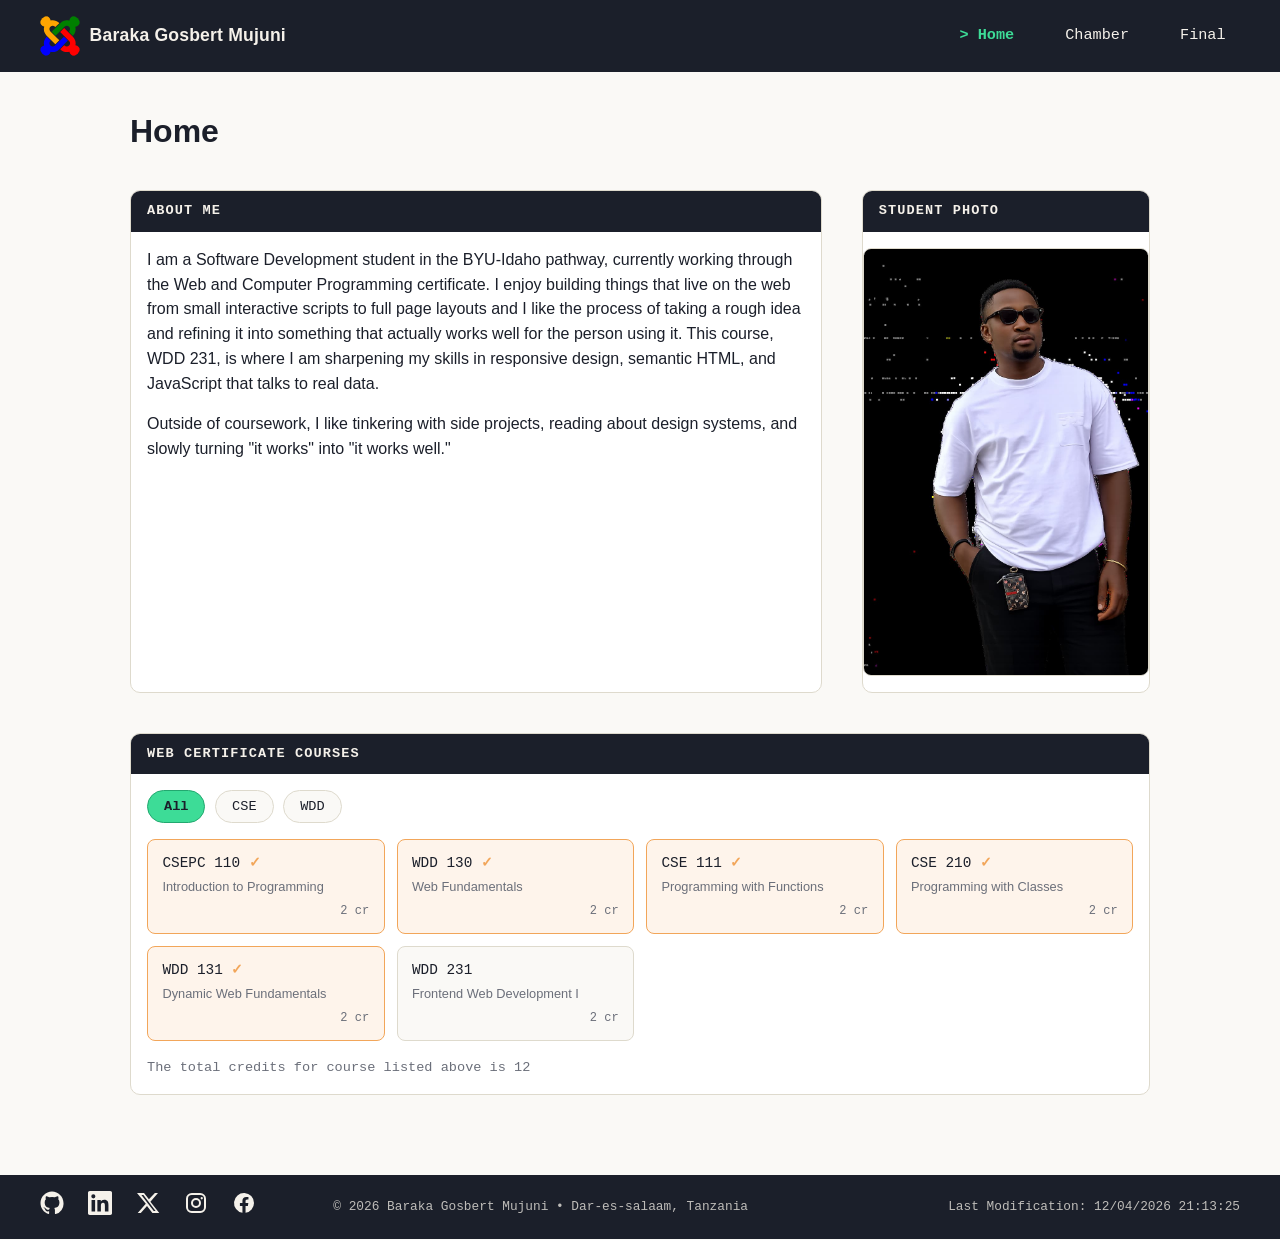
<file: index.html>
<!DOCTYPE html>
<html lang="en">

<head>
    <meta charset="UTF-8" />
    <meta name="viewport" content="width=device-width, initial-scale=1.0" />
<meta name="description"
    content="Home page for WDD 231 course, an introduction, and list of completed and in-progress Web and Computer Programming certificate courses." />
<meta name="author" content="Baraka Gosbert Mujuni" />

<!-- Open Graph Meta Tags -->
<meta property="og:title" content="WDD 231 | Home - Baraka Gosbert Mujuni">
<meta property="og:description"
    content="Explore my WDD 231 course homepage featuring web development assignments, responsive design projects, and programming coursework.">
<meta property="og:image" content="https://mujunitechpro.github.io/wdd231/images/student-photo.jpg">
<meta property="og:url" content="https://mujunitechpro.github.io/wdd231/">
<meta property="og:type" content="website">

<title>WDD 231 | Home</title>

<link rel="icon" href="favicon.ico">
<link rel="preconnect" href="https://fonts.googleapis.com">
<link rel="preconnect" href="https://fonts.gstatic.com" crossorigin>
<link href="https://fonts.googleapis.com/css2?family=Roboto:ital,wght@0,100..900;1,100..900&display=swap"
    rel="stylesheet">


    <link rel="stylesheet" href="styles/small.css" />
    <link rel="stylesheet" href="styles/larger.css" />

    <script src="scripts/navigation.js" defer></script>
    <script src="scripts/date.js" defer></script>
    <script src="scripts/courses.js" defer></script>
</head>

<body>

    <header class="site-header">
        <a href="index.html" class="brand">
            <img src="images/logo.svg" alt="logo" class="brand__logo" width="40" height="40" />
            <span class="brand__name">Baraka Gosbert Mujuni</span>
        </a>
        <button id="navToggle" class="nav-toggle" aria-expanded="false" aria-controls="primaryNav"
            aria-label="Toggle navigation menu">
            <span class="nav-toggle__bar"></span>
            <span class="nav-toggle__bar"></span>
            <span class="nav-toggle__bar"></span>
        </button>
        <nav id="primaryNav" class="primary-nav">
            <ul>
                <li><a href="index.html" class="current-page" aria-current="page">Home</a></li>
                <li><a href="chamber.html">Chamber</a></li>
                <li><a href="final.html">Final</a></li>
            </ul>
        </nav>
    </header>

    <main>
        <h1>Home</h1>

        <section class="about" aria-labelledby="aboutHeading">
            <h2 id="aboutHeading">About Me</h2>
            <p>
                I am a Software Development student in the BYU-Idaho pathway, currently working
                through the Web and Computer Programming certificate. I enjoy building things that live on
                the web from small interactive scripts to full page layouts  and I like the
                process of taking a rough idea and refining it into something that actually works well for
                the person using it. This course, WDD 231, is where I am sharpening my skills in responsive
                design, semantic HTML, and JavaScript that talks to real data.
            </p>
            <p>
                Outside of coursework, I like tinkering with side projects, reading about design systems,
                and slowly turning "it works" into "it works well."
            </p>
        </section>

        <section class="photo" aria-labelledby="photoHeading">
            <h2 id="photoHeading">Student Photo</h2>
            <img src="images/student-photo.jpg" alt="Student placeholder " class="photo__image"
                width="320" height="320" />
        </section>

        <section class="courses" aria-labelledby="coursesHeading">
            <h2 id="coursesHeading">Web Certificate Courses</h2>

            <div class="courses__filters" role="group" aria-label="Filter courses by subject">
                <button type="button" data-filter="all" class="filter-btn is-active">All</button>
                <button type="button" data-filter="CSE" class="filter-btn">CSE</button>
                <button type="button" data-filter="WDD" class="filter-btn">WDD</button>
            </div>

            <div id="courseList" class="courses__list" aria-live="polite"></div>

            <p id="courseTotal" class="courses__total"></p>
        </section>
    </main>

    <footer class="site-footer">
        <div class="footer__social">
            <a href="https://github.com/mujunitechpro" target="_blank" rel="noopener" aria-label="GitHub profile">
                <svg viewBox="0 0 24 24" width="24" height="24" aria-hidden="true">
                    <path fill="currentColor"
                        d="M12 .5C5.73.5.5 5.73.5 12c0 5.08 3.29 9.39 7.86 10.91.58.1.79-.25.79-.56 0-.28-.01-1.02-.02-2-3.2.7-3.88-1.54-3.88-1.54-.53-1.34-1.29-1.7-1.29-1.7-1.05-.72.08-.71.08-.71 1.17.08 1.78 1.2 1.78 1.2 1.03 1.77 2.71 1.26 3.37.96.1-.75.4-1.26.73-1.55-2.55-.29-5.24-1.28-5.24-5.7 0-1.26.45-2.29 1.19-3.09-.12-.29-.52-1.46.11-3.05 0 0 .97-.31 3.18 1.18a11 11 0 0 1 5.79 0c2.2-1.49 3.17-1.18 3.17-1.18.64 1.59.24 2.76.12 3.05.74.8 1.18 1.83 1.18 3.09 0 4.43-2.69 5.4-5.25 5.69.41.36.78 1.08.78 2.18 0 1.57-.01 2.83-.01 3.22 0 .31.2.67.8.56A10.51 10.51 0 0 0 23.5 12C23.5 5.73 18.27.5 12 .5Z" />
                </svg>
            </a>
            <a href="https://www.linkedin.com/in/baraka-gosbert mujuni/" target="_blank" rel="noopener" aria-label="LinkedIn profile">
                <svg viewBox="0 0 24 24" width="24" height="24" aria-hidden="true">
                    <path fill="currentColor"
                        d="M20.45 20.45h-3.55v-5.57c0-1.33-.02-3.04-1.85-3.04-1.85 0-2.14 1.45-2.14 2.94v5.67H9.36V9h3.41v1.56h.05c.47-.9 1.63-1.85 3.36-1.85 3.6 0 4.27 2.37 4.27 5.45v6.29ZM5.34 7.43a2.06 2.06 0 1 1 0-4.12 2.06 2.06 0 0 1 0 4.12ZM7.12 20.45H3.56V9h3.56v11.45ZM22.22 0H1.77C.79 0 0 .77 0 1.73v20.54C0 23.23.79 24 1.77 24h20.45c.98 0 1.78-.77 1.78-1.73V1.73C24 .77 23.2 0 22.22 0Z" />
                </svg>
            </a>
            <a href="https://x.com/" target="_blank" rel="noopener" aria-label="X profile">
                <svg viewBox="0 0 24 24" width="24" height="24" aria-hidden="true">
                    <path fill="currentColor"
                        d="M18.9 2H22l-7.6 8.7L23.3 22h-6.9l-5.4-6.9L4.8 22H1.7l8.1-9.3L1 2h7l4.9 6.3L18.9 2Zm-1.2 18h1.9L7.4 4H5.4l12.3 16Z" />
                </svg>
            </a>
            <a href="https://www.instagram.com/barakaafyacare" target="_blank" rel="noopener" aria-label="Instagram profile">
                <svg viewBox="0 0 24 24" width="24" height="24" aria-hidden="true">
                    <path fill="currentColor"
                        d="M7.75 2h8.5A5.76 5.76 0 0 1 22 7.75v8.5A5.76 5.76 0 0 1 16.25 22h-8.5A5.76 5.76 0 0 1 2 16.25v-8.5A5.76 5.76 0 0 1 7.75 2Zm0 2A3.75 3.75 0 0 0 4 7.75v8.5A3.75 3.75 0 0 0 7.75 20h8.5A3.75 3.75 0 0 0 20 16.25v-8.5A3.75 3.75 0 0 0 16.25 4h-8.5ZM12 7a5 5 0 1 1 0 10 5 5 0 0 1 0-10Zm0 2a3 3 0 1 0 0 6 3 3 0 0 0 0-6Zm5.75-2.9a1.15 1.15 0 1 1 0 2.3 1.15 1.15 0 0 1 0-2.3Z" />
                </svg>
            </a>
            <a href="https://www.facebook.com/yourusername" target="_blank" rel="noopener" aria-label="Facebook profile">
                <svg viewBox="0 0 24 24" width="24" height="24" aria-hidden="true">
                    <path fill="currentColor"
                        d="M22 12a10 10 0 1 0-11.56 9.87v-6.99H7.9V12h2.54V9.8c0-2.5 1.49-3.88 3.77-3.88 1.09 0 2.23.2 2.23.2v2.46h-1.26c-1.24 0-1.63.77-1.63 1.56V12h2.78l-.44 2.88h-2.34v6.99A10 10 0 0 0 22 12Z" />
                </svg>
            </a>
        </div>

        <p class="footer">&copy; <span id="currentYear"></span> Baraka Gosbert Mujuni &bull; Dar-es-salaam, Tanzania</p>
        <p id="lastModified" class="footer"></p>
    </footer>

</body>

</html>
</file>
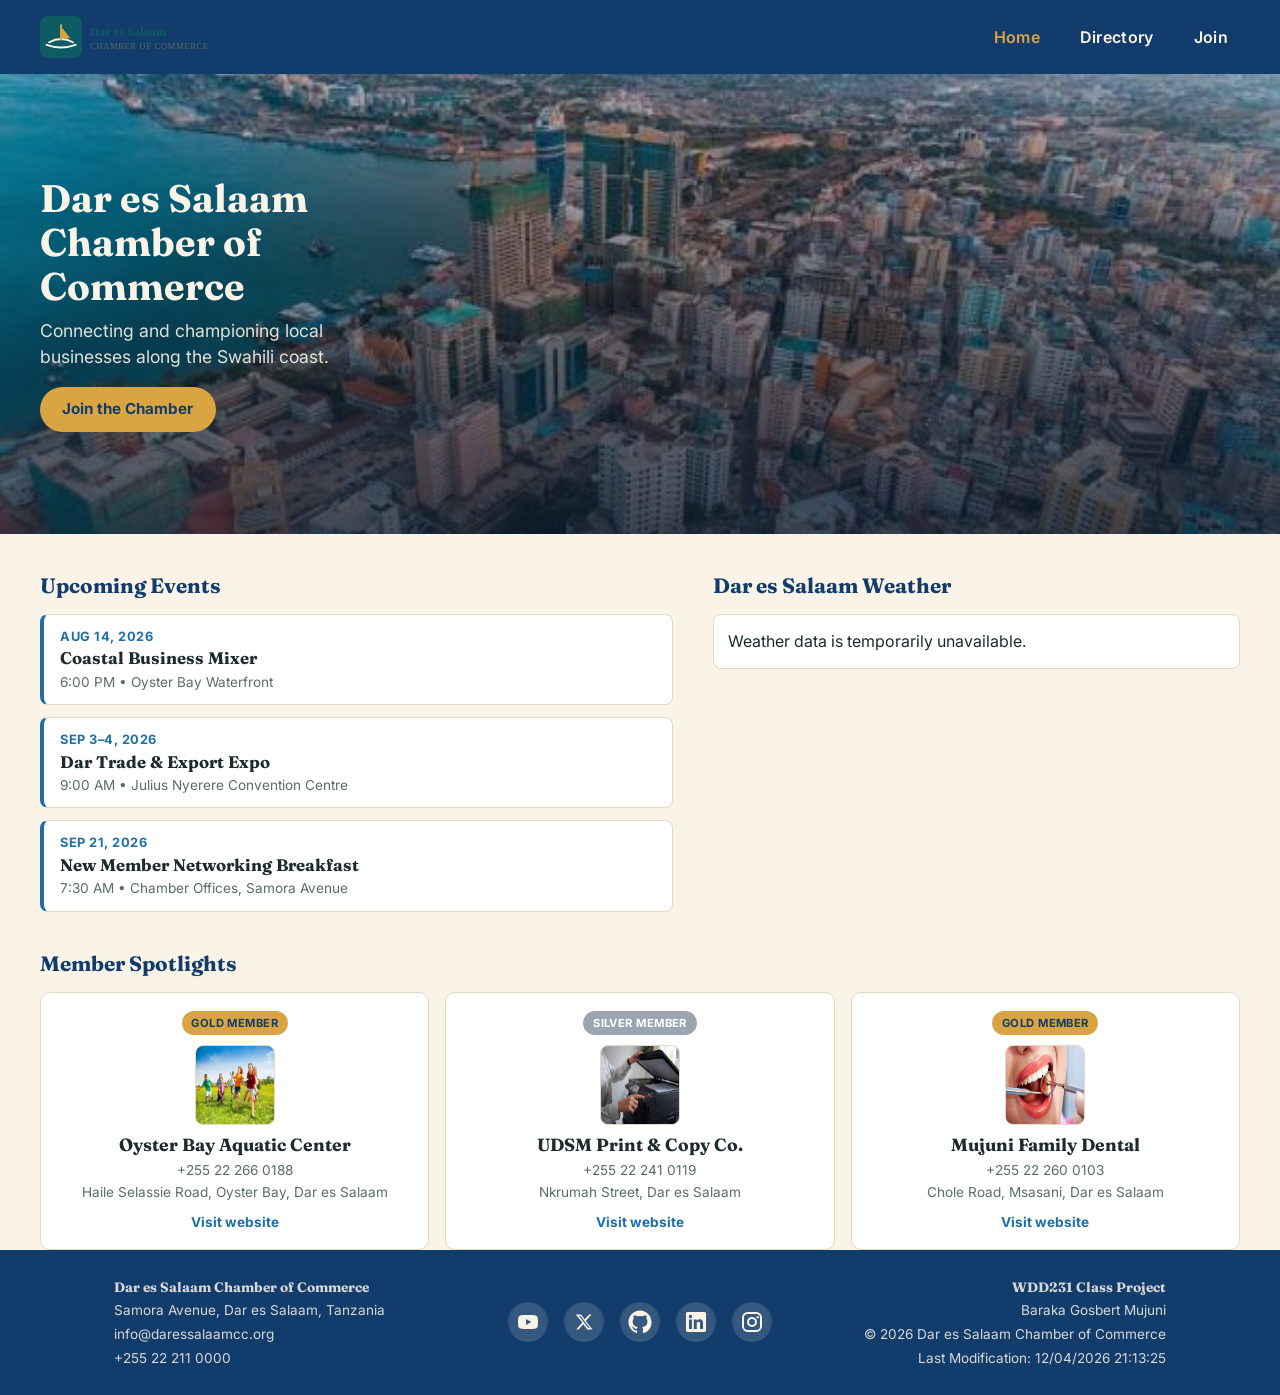
<file: chamber/index.html>
<!DOCTYPE html>
<html lang="en">

<head>
    <meta charset="UTF-8" />
    <meta name="viewport" content="width=device-width, initial-scale=1.0" />
    <meta name="description"
        content="Home page of the Dar es Salaam Chamber of Commerce, featuring local weather, upcoming events, and spotlighted member businesses." />
    <meta name="author" content="Baraka Gosbert Mujuni" />
    <title>Home | Dar es Salaam Chamber of Commerce</title>

   
    <meta property="og:title" content="Dar es Salaam Chamber of Commerce" />
    <meta property="og:description" content="Connecting and championing local businesses along the Swahili coast." />
    <meta property="og:image" content="https://mujunitechpro.github.io/wdd231/chamber/images/og-image.png" />
    <meta property="og:url" content="https://mujunitechpro.github.io/wdd231/chamber/index.html" />
    <meta property="og:type" content="website" />

    <link rel="icon" href="favicon.ico">
    <link rel="preconnect" href="https://fonts.googleapis.com" />
    <link rel="preconnect" href="https://fonts.gstatic.com" crossorigin />
    <link
        href="https://fonts.googleapis.com/css2?family=Fraunces:opsz,wght@9..144,500;9..144,700&family=Inter:wght@400;500;600&display=swap"
        rel="stylesheet" />

    <link rel="stylesheet" href="styles/normalize.css" />
    <link rel="stylesheet" href="styles/small.css" />
    <link rel="stylesheet" href="styles/larger.css" />

    <script src="scripts/navigation.js" defer></script>
    <script src="scripts/date.js" defer></script>
    <script src="scripts/weather.js" defer></script>
    <script src="scripts/spotlights.js" defer></script>
</head>

<body>

    <header class="site-header">
        <a href="index.html" class="brand">
            <img src="images/logo.svg" alt="Dar es Salaam Chamber of Commerce" class="brand__logo" />
        </a>
        <button id="navToggle" class="nav-toggle" aria-expanded="false" aria-controls="primaryNav"
            aria-label="Toggle navigation menu">
            <span class="nav-toggle__bar"></span>
            <span class="nav-toggle__bar"></span>
            <span class="nav-toggle__bar"></span>
        </button>
        <nav id="primaryNav" class="primary-nav">
            <ul>
                <li><a href="index.html" class="current-page" aria-current="page">Home</a></li>
                <li><a href="directory.html">Directory</a></li>
                <li><a href="join.html">Join</a></li>
            </ul>
        </nav>
    </header>

    <main class="home">

        <section class="hero">
            <img src="images/daressalaam.jpg" alt="Dhow boats on the Indian Ocean at sunset off Dar es Salaam"
                class="hero__image" />
            <div class="hero__overlay">
                <h1 class="hero__title">Dar es Salaam Chamber of Commerce</h1>
                <p class="hero__subtitle">Connecting and championing local businesses along the Swahili coast.</p>
                <a href="join.html" class="cta-button">Join the Chamber</a>
            </div>
        </section>

        <div class="home__columns">
            <section class="events" aria-labelledby="eventsHeading">
                <h2 id="eventsHeading">Upcoming Events</h2>
                <ul class="events__list">
                    <li class="event-card">
                        <p class="event-card__date">Aug 14, 2026</p>
                        <h3 class="event-card__title">Coastal Business Mixer</h3>
                        <p class="event-card__meta">6:00 PM &bull; Oyster Bay Waterfront</p>
                    </li>
                    <li class="event-card">
                        <p class="event-card__date">Sep 3&ndash;4, 2026</p>
                        <h3 class="event-card__title">Dar Trade &amp; Export Expo</h3>
                        <p class="event-card__meta">9:00 AM &bull; Julius Nyerere Convention Centre</p>
                    </li>
                    <li class="event-card">
                        <p class="event-card__date">Sep 21, 2026</p>
                        <h3 class="event-card__title">New Member Networking Breakfast</h3>
                        <p class="event-card__meta">7:30 AM &bull; Chamber Offices, Samora Avenue</p>
                    </li>
                </ul>
            </section>

            <section class="weather" aria-labelledby="weatherHeading">
                <h2 id="weatherHeading">Dar es Salaam Weather</h2>
                <div id="currentWeather" class="weather__current">
                    <p>Loading current conditions&hellip;</p>
                </div>
                <div id="weatherForecast" class="weather__forecast" aria-live="polite"></div>
            </section>
        </div>

        <section class="spotlights" aria-labelledby="spotlightsHeading">
            <h2 id="spotlightsHeading">Member Spotlights</h2>
            <div id="spotlightList" class="spotlights__list" aria-live="polite"></div>
        </section>

    </main>

    <footer class="site-footer">
        <div class="footer__grid">
            <div class="footer__contact">
                <p class="footer__org-name">Dar es Salaam Chamber of Commerce</p>
                <p>Samora Avenue, Dar es Salaam, Tanzania</p>
                <p>info@daressalaamcc.org</p>
                <p>+255 22 211 0000</p>
            </div>

        <div class="footer__social">
            <a href="https://www.youtube.com/" target="_blank" rel="noopener" aria-label="YouTube">
                <svg viewBox="0 0 24 24" width="20" height="20" aria-hidden="true">
                    <path fill="currentColor"
                        d="M23.5 6.2a3 3 0 0 0-2.1-2.1C19.4 3.5 12 3.5 12 3.5s-7.4 0-9.4.6A3 3 0 0 0 .5 6.2 31 31 0 0 0 0 12a31 31 0 0 0 .5 5.8 3 3 0 0 0 2.1 2.1c2 .6 9.4.6 9.4.6s7.4 0 9.4-.6a3 3 0 0 0 2.1-2.1A31 31 0 0 0 24 12a31 31 0 0 0-.5-5.8ZM9.6 15.5V8.5l6.3 3.5-6.3 3.5Z" />
                </svg>
            </a>
            <a href="https://x.com/" target="_blank" rel="noopener" aria-label="X (Twitter)">
                <svg viewBox="0 0 24 24" width="18" height="18" aria-hidden="true">
                    <path fill="currentColor"
                        d="M18.9 2H22l-7.6 8.7L23.3 22h-6.9l-5.4-6.9L4.8 22H1.7l8.1-9.3L1 2h7l4.9 6.3L18.9 2Zm-1.2 18h1.9L7.4 4H5.4l12.3 16Z" />
                </svg>
            </a>
            <a href="https://github.com/mujunitechpro" target="_blank" rel="noopener" aria-label="GitHub profile">
                <svg viewBox="0 0 24 24" width="24" height="24" aria-hidden="true">
                    <path fill="currentColor"
                        d="M12 .5C5.73.5.5 5.73.5 12c0 5.08 3.29 9.39 7.86 10.91.58.1.79-.25.79-.56 0-.28-.01-1.02-.02-2-3.2.7-3.88-1.54-3.88-1.54-.53-1.34-1.29-1.7-1.29-1.7-1.05-.72.08-.71.08-.71 1.17.08 1.78 1.2 1.78 1.2 1.03 1.77 2.71 1.26 3.37.96.1-.75.4-1.26.73-1.55-2.55-.29-5.24-1.28-5.24-5.7 0-1.26.45-2.29 1.19-3.09-.12-.29-.52-1.46.11-3.05 0 0 .97-.31 3.18 1.18a11 11 0 0 1 5.79 0c2.2-1.49 3.17-1.18 3.17-1.18.64 1.59.24 2.76.12 3.05.74.8 1.18 1.83 1.18 3.09 0 4.43-2.69 5.4-5.25 5.69.41.36.78 1.08.78 2.18 0 1.57-.01 2.83-.01 3.22 0 .31.2.67.8.56A10.51 10.51 0 0 0 23.5 12C23.5 5.73 18.27.5 12 .5Z" />
                </svg>
            </a>
            <a href="https://www.linkedin.com/" target="_blank" rel="noopener" aria-label="LinkedIn">
                <svg viewBox="0 0 24 24" width="20" height="20" aria-hidden="true">
                    <path fill="currentColor"
                        d="M20.45 20.45h-3.55v-5.57c0-1.33-.02-3.04-1.85-3.04-1.85 0-2.14 1.45-2.14 2.94v5.67H9.36V9h3.41v1.56h.05c.47-.9 1.63-1.85 3.36-1.85 3.6 0 4.27 2.37 4.27 5.45v6.29ZM5.34 7.43a2.06 2.06 0 1 1 0-4.12 2.06 2.06 0 0 1 0 4.12ZM7.12 20.45H3.56V9h3.56v11.45ZM22.22 0H1.77C.79 0 0 .77 0 1.73v20.54C0 23.23.79 24 1.77 24h20.45c.98 0 1.78-.77 1.78-1.73V1.73C24 .77 23.2 0 22.22 0Z" />
                </svg>
            </a>
            <a href="https://www.instagram.com/barakaafyacare" target="_blank" rel="noopener" aria-label="Instagram profile">
                <svg viewBox="0 0 24 24" width="24" height="24" aria-hidden="true">
                    <path fill="currentColor"
                        d="M7.75 2h8.5A5.76 5.76 0 0 1 22 7.75v8.5A5.76 5.76 0 0 1 16.25 22h-8.5A5.76 5.76 0 0 1 2 16.25v-8.5A5.76 5.76 0 0 1 7.75 2Zm0 2A3.75 3.75 0 0 0 4 7.75v8.5A3.75 3.75 0 0 0 7.75 20h8.5A3.75 3.75 0 0 0 20 16.25v-8.5A3.75 3.75 0 0 0 16.25 4h-8.5ZM12 7a5 5 0 1 1 0 10 5 5 0 0 1 0-10Zm0 2a3 3 0 1 0 0 6 3 3 0 0 0 0-6Zm5.75-2.9a1.15 1.15 0 1 1 0 2.3 1.15 1.15 0 0 1 0-2.3Z" />
                </svg>
            </a>
        </div>

            <div class="footer__dev">
                <p class="footer__org-name">WDD231 Class Project</p>
                <p>Baraka Gosbert Mujuni</p>
                <p>&copy; <span id="currentYear"></span> Dar es Salaam Chamber of Commerce</p>
                <p id="lastModified"></p>
            </div>
        </div>
    </footer>

</body>

</html>
</file>
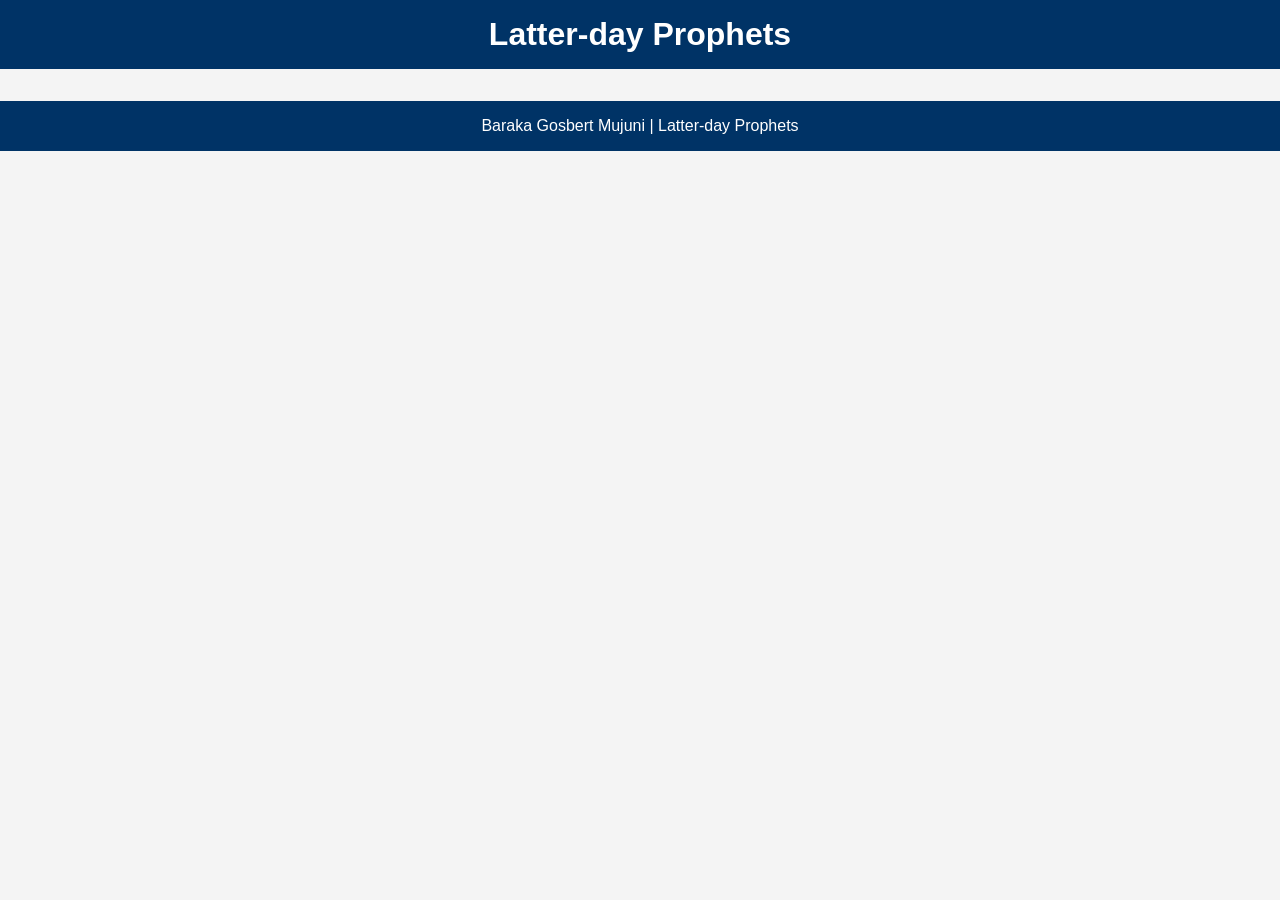
<file: prophets.html>
<!DOCTYPE html>
<html lang="en">

<head>
    <meta charset="UTF-8">
    <meta name="viewport" content="width=device-width, initial-scale=1.0">
    <meta name="description" content="Latter-day Prophets page using the Fetch API">
    <meta name="author" content="Baraka Gosbert Mujuni">

    <title>Latter-day Prophets</title>

    <link rel="stylesheet" href="styles/prophets.css">
    <script src="scripts/prophets.js" defer></script>
</head>

<body>

    <header>
        <h1>Latter-day Prophets</h1>
    </header>

    <main>
        <div id="cards"></div>
    </main>

    <footer>
        Baraka Gosbert Mujuni | Latter-day Prophets
    </footer>

</body>

</html>
</file>
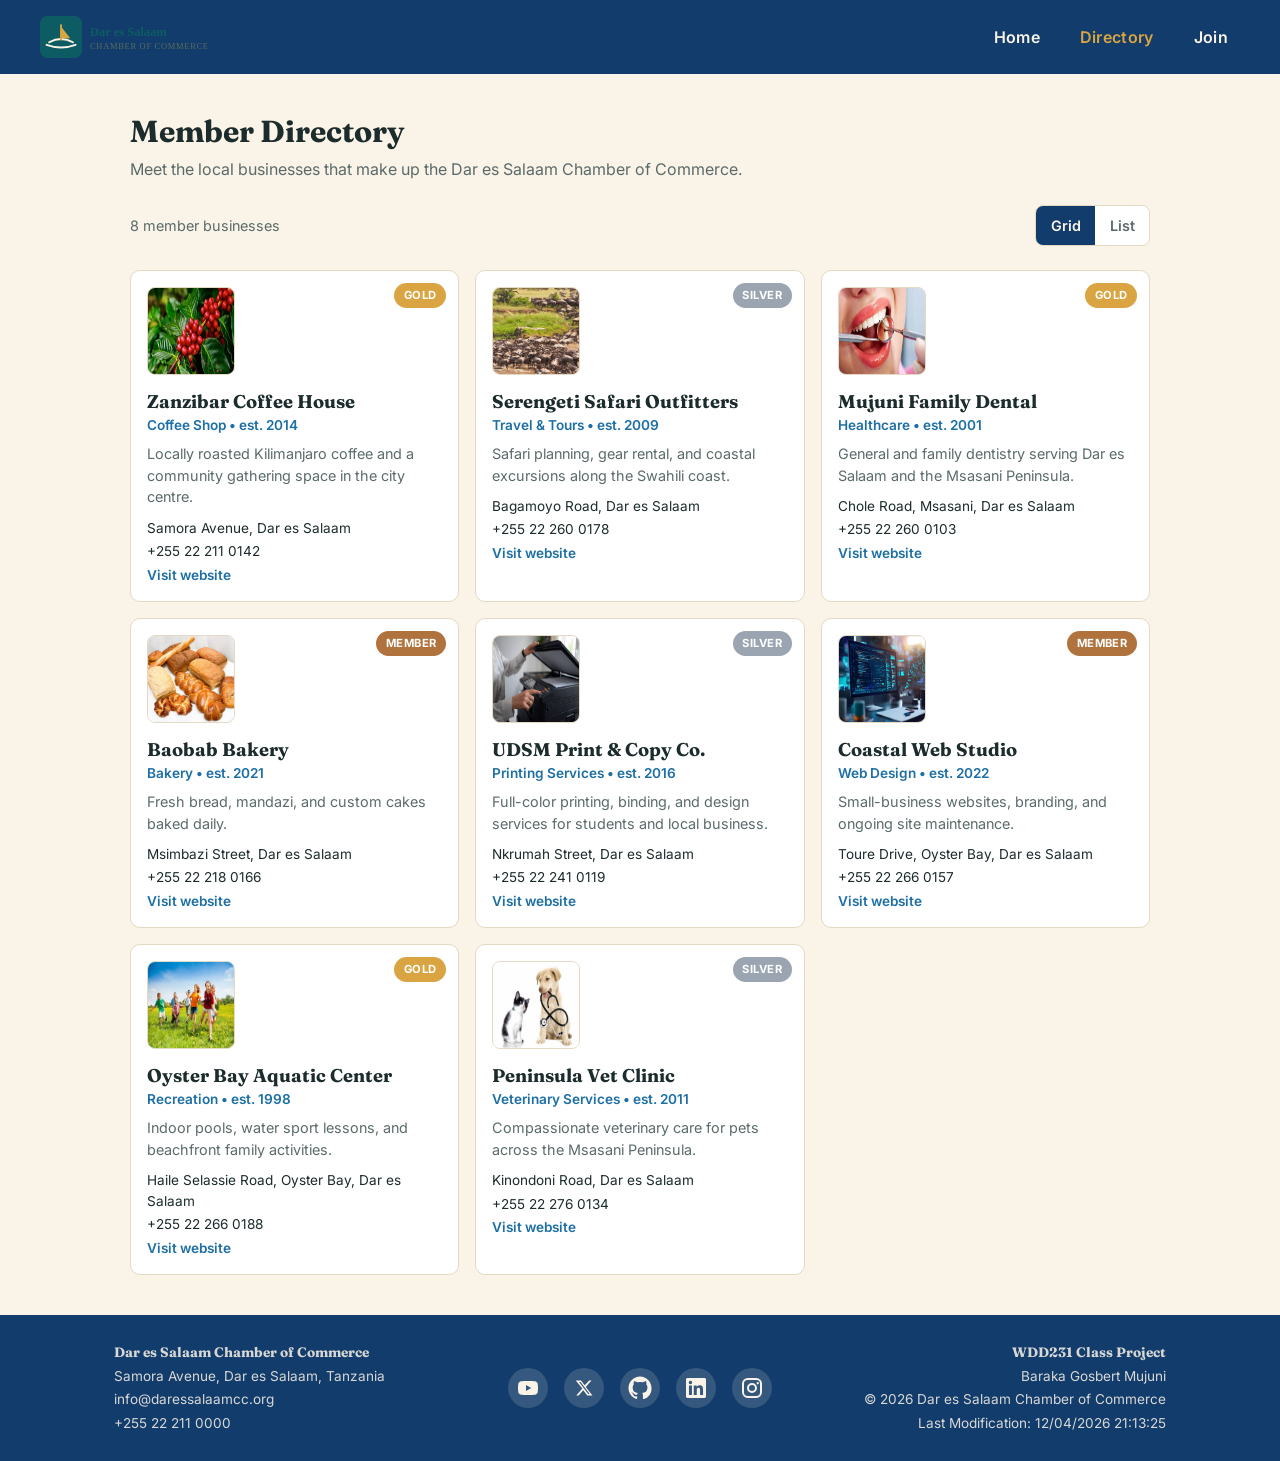
<file: chamber/directory.html>
<!DOCTYPE html>
<html lang="en">

<head>
    <meta charset="UTF-8" />
    <meta name="viewport" content="width=device-width, initial-scale=1.0" />
    <meta name="description"
        content="Browse the member directory of the Dar es Salaam Chamber of Commerce, including local businesses, contact information, and membership level." />
    <meta name="author" content="baraka Gosbert Mujuni" />
    <title>Member Directory | Dar es Salaam Chamber of Commerce</title>

    <meta property="og:title" content="Dar es Salaam Chamber of Commerce | Member Directory" />
    <meta property="og:description"
        content="Browse local member businesses of the Dar es Salaam Chamber of Commerce." />
    <meta property="og:image" content="https://mujunitechpro.github.io/wdd231/chamber/images/og-image.png" />
    <meta property="og:url" content="https://mujunitechpro.github.io/wdd231/chamber/directory.html" />
    <meta property="og:type" content="website" />

    <link rel="icon" href="favicon.ico">
    <link rel="preconnect" href="https://fonts.googleapis.com" />
    <link rel="preconnect" href="https://fonts.gstatic.com" crossorigin />
    <link
        href="https://fonts.googleapis.com/css2?family=Fraunces:opsz,wght@9..144,500;9..144,700&family=Inter:wght@400;500;600&display=swap"
        rel="stylesheet" />

    <link rel="stylesheet" href="styles/normalize.css" />
    <link rel="stylesheet" href="styles/small.css" />
    <link rel="stylesheet" href="styles/larger.css" />

    <script src="scripts/navigation.js" defer></script>
    <script src="scripts/date.js" defer></script>
    <script src="scripts/directory.js" defer></script>
</head>

<body>

    <header class="site-header">
        <a href="index.html" class="brand">
            <img src="images/logo.svg" alt="Dar es Salaam Chamber of Commerce" class="brand__logo" />
        </a>
        <button id="navToggle" class="nav-toggle" aria-expanded="false" aria-controls="primaryNav"
            aria-label="Toggle navigation menu">
            <span class="nav-toggle__bar"></span>
            <span class="nav-toggle__bar"></span>
            <span class="nav-toggle__bar"></span>
        </button>
        <nav id="primaryNav" class="primary-nav">
            <ul>
                <li><a href="index.html">Home</a></li>
                <li><a href="directory.html" class="current-page" aria-current="page">Directory</a></li>
                <li><a href="join.html">Join</a></li>
            </ul>
        </nav>
    </header>

    <main>
        <h1 class="page-title">Member Directory</h1>
        <p class="page-subtitle">Meet the local businesses that make up the Dar es Salaam Chamber of Commerce.</p>

        <div class="directory-controls">
            <p id="resultCount" class="result-count"></p>
            <div class="view-toggle" role="group" aria-label="Change directory view">
                <button type="button" id="gridViewBtn" class="is-active" aria-pressed="true">Grid</button>
                <button type="button" id="listViewBtn" aria-pressed="false">List</button>
            </div>
        </div>

        <section id="memberList" class="member-list" aria-live="polite"></section>
    </main>

    <footer class="site-footer">
        <div class="footer__grid">
            <div class="footer__contact">
                <p class="footer__org-name">Dar es Salaam Chamber of Commerce</p>
                <p>Samora Avenue, Dar es Salaam, Tanzania</p>
                <p>info@daressalaamcc.org</p>
                <p>+255 22 211 0000</p>
            </div>

            <div class="footer__social">
                <a href="https://www.youtube.com/" target="_blank" rel="noopener" aria-label="YouTube">
                    <svg viewBox="0 0 24 24" width="20" height="20" aria-hidden="true">
                        <path fill="currentColor"
                            d="M23.5 6.2a3 3 0 0 0-2.1-2.1C19.4 3.5 12 3.5 12 3.5s-7.4 0-9.4.6A3 3 0 0 0 .5 6.2 31 31 0 0 0 0 12a31 31 0 0 0 .5 5.8 3 3 0 0 0 2.1 2.1c2 .6 9.4.6 9.4.6s7.4 0 9.4-.6a3 3 0 0 0 2.1-2.1A31 31 0 0 0 24 12a31 31 0 0 0-.5-5.8ZM9.6 15.5V8.5l6.3 3.5-6.3 3.5Z" />
                    </svg>
                </a>
                <a href="https://x.com/" target="_blank" rel="noopener" aria-label="X (Twitter)">
                    <svg viewBox="0 0 24 24" width="18" height="18" aria-hidden="true">
                        <path fill="currentColor"
                            d="M18.9 2H22l-7.6 8.7L23.3 22h-6.9l-5.4-6.9L4.8 22H1.7l8.1-9.3L1 2h7l4.9 6.3L18.9 2Zm-1.2 18h1.9L7.4 4H5.4l12.3 16Z" />
                    </svg>
                </a>
                <a href="https://github.com/mujunitechpro" target="_blank" rel="noopener" aria-label="GitHub profile">
                    <svg viewBox="0 0 24 24" width="24" height="24" aria-hidden="true">
                        <path fill="currentColor"
                            d="M12 .5C5.73.5.5 5.73.5 12c0 5.08 3.29 9.39 7.86 10.91.58.1.79-.25.79-.56 0-.28-.01-1.02-.02-2-3.2.7-3.88-1.54-3.88-1.54-.53-1.34-1.29-1.7-1.29-1.7-1.05-.72.08-.71.08-.71 1.17.08 1.78 1.2 1.78 1.2 1.03 1.77 2.71 1.26 3.37.96.1-.75.4-1.26.73-1.55-2.55-.29-5.24-1.28-5.24-5.7 0-1.26.45-2.29 1.19-3.09-.12-.29-.52-1.46.11-3.05 0 0 .97-.31 3.18 1.18a11 11 0 0 1 5.79 0c2.2-1.49 3.17-1.18 3.17-1.18.64 1.59.24 2.76.12 3.05.74.8 1.18 1.83 1.18 3.09 0 4.43-2.69 5.4-5.25 5.69.41.36.78 1.08.78 2.18 0 1.57-.01 2.83-.01 3.22 0 .31.2.67.8.56A10.51 10.51 0 0 0 23.5 12C23.5 5.73 18.27.5 12 .5Z" />
                    </svg>
                </a>
                <a href="https://www.linkedin.com/" target="_blank" rel="noopener" aria-label="LinkedIn">
                    <svg viewBox="0 0 24 24" width="20" height="20" aria-hidden="true">
                        <path fill="currentColor"
                            d="M20.45 20.45h-3.55v-5.57c0-1.33-.02-3.04-1.85-3.04-1.85 0-2.14 1.45-2.14 2.94v5.67H9.36V9h3.41v1.56h.05c.47-.9 1.63-1.85 3.36-1.85 3.6 0 4.27 2.37 4.27 5.45v6.29ZM5.34 7.43a2.06 2.06 0 1 1 0-4.12 2.06 2.06 0 0 1 0 4.12ZM7.12 20.45H3.56V9h3.56v11.45ZM22.22 0H1.77C.79 0 0 .77 0 1.73v20.54C0 23.23.79 24 1.77 24h20.45c.98 0 1.78-.77 1.78-1.73V1.73C24 .77 23.2 0 22.22 0Z" />
                    </svg>
                </a>
                <a href="https://www.instagram.com/barakaafyacare" target="_blank" rel="noopener" aria-label="Instagram profile">
                                <svg viewBox="0 0 24 24" width="24" height="24" aria-hidden="true">
                                    <path fill="currentColor"
                                        d="M7.75 2h8.5A5.76 5.76 0 0 1 22 7.75v8.5A5.76 5.76 0 0 1 16.25 22h-8.5A5.76 5.76 0 0 1 2 16.25v-8.5A5.76 5.76 0 0 1 7.75 2Zm0 2A3.75 3.75 0 0 0 4 7.75v8.5A3.75 3.75 0 0 0 7.75 20h8.5A3.75 3.75 0 0 0 20 16.25v-8.5A3.75 3.75 0 0 0 16.25 4h-8.5ZM12 7a5 5 0 1 1 0 10 5 5 0 0 1 0-10Zm0 2a3 3 0 1 0 0 6 3 3 0 0 0 0-6Zm5.75-2.9a1.15 1.15 0 1 1 0 2.3 1.15 1.15 0 0 1 0-2.3Z" />
                                </svg>
                            </a>
            </div>

            <div class="footer__dev">
                <p class="footer__org-name">WDD231 Class Project</p>
                <p>Baraka Gosbert Mujuni</p>
                <p>&copy; <span id="currentYear"></span> Dar es Salaam Chamber of Commerce</p>
                <p id="lastModified"></p>
            </div>
        </div>
    </footer>

</body>

</html>
</file>
<file: styles/small.css>
:root {
    --color-bg: #faf9f6;
    --color-surface: #ffffff;
    --color-surface-dark: #1b1f2a;
    --color-text: #1b1f2a;
    --color-text-light: #f5f1ea;
    --color-muted: #6b6f7a;
    --color-border: #dedacd;
    --color-accent: #3ddc97;
    --color-accent-dark: #22a86f;
    --color-accent-warm: #f2a65a;

    --font-display: "Space Grotesk", sans-serif;
    --font-body: "Inter", sans-serif;
    --font-mono: "JetBrains Mono", monospace;

    --space-xs: 0.5rem;
    --space-sm: 1rem;
    --space-md: 1.5rem;
    --space-lg: 2.5rem;

    --radius: 10px;
}

* {
    box-sizing: border-box;
}

html {
    scroll-behavior: smooth;
}

body {
    margin: 0;
    font-family: var(--font-body);
    color: var(--color-text);
    background-color: var(--color-bg);
    line-height: 1.55;
}

img {
    max-width: 100%;
    height: auto;
    display: block;
}

h1,
h2,
h3 {
    font-family: var(--font-display);
    line-height: 1.2;
    margin: 0 0 var(--space-sm);
}

a {
    color: inherit;
}

/* ---------- Header ---------- */

.site-header {
    display: flex;
    align-items: center;
    justify-content: space-between;
    flex-wrap: wrap;
    background-color: var(--color-surface-dark);
    color: var(--color-text-light);
    padding: var(--space-sm) var(--space-md);
    position: relative;
}

.brand {
    display: flex;
    align-items: center;
    gap: 0.6rem;
    text-decoration: none;
    color: var(--color-text-light);
}

.brand__logo {
    border-radius: 8px;
}

.brand__name {
    font-family: var(--font-display);
    font-weight: 700;
    font-size: 1.1rem;
    letter-spacing: 0.01em;
}

/* Hamburger button */

.nav-toggle {
    background: transparent;
    border: 2px solid var(--color-accent);
    border-radius: 6px;
    width: 42px;
    height: 38px;
    display: flex;
    flex-direction: column;
    align-items: center;
    justify-content: center;
    gap: 5px;
    cursor: pointer;
}

.nav-toggle__bar {
    width: 22px;
    height: 2px;
    background-color: var(--color-accent);
    display: block;
    transition: transform 0.2s ease, opacity 0.2s ease;
}

.nav-toggle[aria-expanded="true"] .nav-toggle__bar:nth-child(1) {
    transform: translateY(7px) rotate(45deg);
}

.nav-toggle[aria-expanded="true"] .nav-toggle__bar:nth-child(2) {
    opacity: 0;
}

.nav-toggle[aria-expanded="true"] .nav-toggle__bar:nth-child(3) {
    transform: translateY(-7px) rotate(-45deg);
}

/* Mobile nav */

.primary-nav {
    flex-basis: 100%;
    max-height: 0;
    overflow: hidden;
    transition: max-height 0.25s ease;
}

.primary-nav.is-open {
    max-height: 240px;
}

.primary-nav ul {
    list-style: none;
    margin: var(--space-sm) 0 0;
    padding: 0;
    display: flex;
    flex-direction: column;
    border-top: 1px solid rgba(245, 241, 234, 0.15);
}

.primary-nav a {
    display: block;
    padding: 0.85rem 0.25rem;
    text-decoration: none;
    font-family: var(--font-mono);
    font-size: 0.95rem;
    color: var(--color-text-light);
    border-bottom: 1px solid rgba(245, 241, 234, 0.1);
    position: relative;
}

.primary-nav a::before {
    content: "> ";
    color: var(--color-accent);
    opacity: 0;
    transition: opacity 0.15s ease;
}

.primary-nav a:hover::before,
.primary-nav a.current-page::before {
    opacity: 1;
}

.primary-nav a.current-page {
    color: var(--color-accent);
    font-weight: 600;
}

/* ---------- Main layout ---------- */

main {
    padding: var(--space-md);
    max-width: 1100px;
    margin: 0 auto;
    display: grid;
    grid-template-columns: 1fr;
    gap: var(--space-lg);
}

main>h1 {
    grid-column: 1 / -1;
    margin-bottom: -1rem;
}

section {
    background: var(--color-surface);
    border: 1px solid var(--color-border);
    border-radius: var(--radius);
    overflow: hidden;
}

section>h2 {
    margin: 0;
    background: var(--color-surface-dark);
    color: var(--color-text-light);
    font-size: 0.85rem;
    letter-spacing: 0.08em;
    text-transform: uppercase;
    font-family: var(--font-mono);
    padding: 0.75rem var(--space-sm);
}

.about p {
    padding: 0 var(--space-sm);
}

.about p:last-of-type {
    padding-bottom: var(--space-sm);
}

.photo {
    padding-bottom: var(--space-sm);
}

.photo__image {
    margin: var(--space-sm) auto 0;
    border-radius: 8px;
    border: 1px solid var(--color-border);
}

/* ---------- Courses ---------- */

.courses__filters {
    display: flex;
    gap: 0.6rem;
    padding: var(--space-sm);
    flex-wrap: wrap;
}

.filter-btn {
    font-family: var(--font-mono);
    font-size: 0.85rem;
    border: 1px solid var(--color-border);
    background: var(--color-bg);
    color: var(--color-text);
    padding: 0.5rem 1rem;
    border-radius: 999px;
    cursor: pointer;
    transition: background-color 0.15s ease, color 0.15s ease, border-color 0.15s ease;
}

.filter-btn:hover {
    border-color: var(--color-accent-dark);
}

.filter-btn.is-active {
    background: var(--color-accent);
    border-color: var(--color-accent-dark);
    color: var(--color-surface-dark);
    font-weight: 600;
}

.courses__list {
    display: grid;
    grid-template-columns: 1fr;
    gap: 0.75rem;
    padding: 0 var(--space-sm) var(--space-sm);
}

.course-card {
    border: 1px solid var(--color-border);
    border-radius: 8px;
    padding: 0.75rem 0.9rem;
    font-family: var(--font-mono);
    font-size: 0.9rem;
    background: var(--color-bg);
    display: flex;
    align-items: center;
    justify-content: space-between;
    gap: 0.5rem;
}

.course-card__title {
    display: flex;
    flex-direction: column;
    gap: 0.15rem;
}

.course-card__name {
    font-family: var(--font-body);
    font-size: 0.8rem;
    color: var(--color-muted);
}

.course-card__credits {
    font-size: 0.75rem;
    color: var(--color-muted);
    white-space: nowrap;
}

.course-card--completed {
    background: rgba(242, 166, 90, 0.12);
    border-color: var(--color-accent-warm);
}

.course-card--completed .course-card__code::after {
    content: " ✓";
    color: var(--color-accent-warm);
    font-weight: 700;
}

.courses__total {
    padding: 0 var(--space-sm) var(--space-sm);
    font-family: var(--font-mono);
    font-size: 0.85rem;
    color: var(--color-muted);
    margin: 0;
}

/* ---------- Footer ---------- */

.site-footer {
    background: var(--color-surface-dark);
    color: var(--color-text-light);
    text-align: center;
    padding: var(--space-md);
    margin-top: var(--space-lg);
}

.footer__social {
    display: flex;
    justify-content: center;
    gap: var(--space-md);
    margin-bottom: var(--space-sm);
}

.footer__social a {
    color: var(--color-text-light);
    transition: color 0.15s ease;
}

.footer__social a:hover {
    color: var(--color-accent);
}

.footer {
    font-family: var(--font-mono);
    font-size: 0.8rem;
    color: rgba(245, 241, 234, 0.75);
    margin: 0.25rem 0;
}
</file>
<file: styles/larger.css>
@media screen and (min-width: 640px) {

    .site-header {
        flex-wrap: nowrap;
        padding: var(--space-sm) var(--space-lg);
    }

    .nav-toggle {
        display: none;
    }

    .primary-nav {
        flex-basis: auto;
        max-height: none;
        overflow: visible;
    }

    .primary-nav ul {
        flex-direction: row;
        border-top: none;
        margin: 0;
        gap: 0.25rem;
    }

    .primary-nav a {
        border-bottom: none;
        padding: 0.5rem 0.9rem;
        border-radius: 999px;
    }

    .primary-nav a:hover {
        background: rgba(61, 220, 151, 0.12);
    }

    main {
        padding: var(--space-lg);
        grid-template-columns: 2fr 1fr;
        grid-template-areas:
            "heading heading"
            "about   photo"
            "courses courses";
    }

    main>h1 {
        grid-area: heading;
        margin-bottom: 0;
    }

    .about {
        grid-area: about;
    }

    .photo {
        grid-area: photo;
    }

    .courses {
        grid-area: courses;
    }

    .courses__list {
        grid-template-columns: repeat(3, 1fr);
    }

    .course-card {
        flex-direction: column;
        align-items: flex-start;
        gap: 0.35rem;
    }

    .course-card__credits {
        align-self: flex-end;
    }

    .site-footer {
        display: grid;
        grid-template-columns: auto 1fr 1fr;
        align-items: center;
        text-align: left;
        padding: var(--space-sm) var(--space-lg);
        column-gap: var(--space-md);
    }

    .footer__social {
        margin-bottom: 0;
        justify-content: flex-start;
    }

    .footer {
        margin: 0;
        text-align: right;
    }
}

@media screen and (min-width: 960px) {
    main {
        grid-template-columns: 2.4fr 1fr;
    }

    .courses__list {
        grid-template-columns: repeat(4, 1fr);
    }
}
</file>
<file: chamber/styles/small.css>
/* =========================================================
   small.css — mobile styles (320px and up)
   ========================================================= */

:root {
    --color-bg: #faf3e7;
    --color-surface: #ffffff;
    --color-ink: #1c2b2c;
    --color-muted: #5b6b6b;
    --color-border: #e3d9c4;

    --color-primary: #123c6b;
    --color-primary-light: #1d6fa5;

    --color-gold: #d9a441;
    --color-silver: #9aa5b1;
    --color-bronze: #b0733d;

    --font-display: "Fraunces", Georgia, serif;
    --font-body: "Inter", sans-serif;

    --space-xs: 0.5rem;
    --space-sm: 1rem;
    --space-md: 1.5rem;
    --space-lg: 2.5rem;

    --radius: 10px;
}

body {
    font-family: var(--font-body);
    background-color: var(--color-bg);
    color: var(--color-ink);
}

h1,
h2,
h3 {
    font-family: var(--font-display);
    line-height: 1.15;
}

/* ---------- Header ---------- */

.site-header {
    display: flex;
    align-items: center;
    justify-content: space-between;
    flex-wrap: wrap;
    background-color: var(--color-primary);
    color: var(--color-bg);
    padding: var(--space-sm) var(--space-md);
}

.brand {
    display: flex;
    align-items: center;
    gap: 0.6rem;
}

.brand__logo {
    height: 42px;
    width: auto;
}

/* Hamburger button */

.nav-toggle {
    border: 2px solid var(--color-gold);
    border-radius: 6px;
    width: 42px;
    height: 38px;
    display: flex;
    flex-direction: column;
    align-items: center;
    justify-content: center;
    gap: 5px;
}

.nav-toggle__bar {
    width: 22px;
    height: 2px;
    background-color: var(--color-gold);
    display: block;
    transition: transform 0.2s ease, opacity 0.2s ease;
}

.nav-toggle[aria-expanded="true"] .nav-toggle__bar:nth-child(1) {
    transform: translateY(7px) rotate(45deg);
}

.nav-toggle[aria-expanded="true"] .nav-toggle__bar:nth-child(2) {
    opacity: 0;
}

.nav-toggle[aria-expanded="true"] .nav-toggle__bar:nth-child(3) {
    transform: translateY(-7px) rotate(-45deg);
}

/* Mobile nav */

.primary-nav {
    flex-basis: 100%;
    max-height: 0;
    overflow: hidden;
    transition: max-height 0.25s ease;
}

.primary-nav.is-open {
    max-height: 240px;
}

.primary-nav ul {
    display: flex;
    flex-direction: column;
    margin-top: var(--space-sm);
    border-top: 1px solid rgba(250, 246, 236, 0.2);
}

.primary-nav a {
    display: block;
    padding: 0.85rem 0.25rem;
    font-weight: 600;
    letter-spacing: 0.02em;
    border-bottom: 1px solid rgba(250, 246, 236, 0.12);
}

.primary-nav a.current-page {
    color: var(--color-gold);
}

/* ---------- Main ---------- */

main {
    max-width: 1100px;
    margin: 0 auto;
    padding: var(--space-md);
}

.page-title {
    font-size: 1.9rem;
    margin-bottom: var(--space-xs);
}

.page-subtitle {
    color: var(--color-muted);
    margin-bottom: var(--space-md);
}

.directory-controls {
    display: flex;
    align-items: center;
    justify-content: space-between;
    flex-wrap: wrap;
    gap: var(--space-sm);
    margin-bottom: var(--space-md);
}

.view-toggle {
    display: flex;
    border: 1px solid var(--color-border);
    border-radius: 8px;
    overflow: hidden;
}

.view-toggle button {
    padding: 0.55rem 0.9rem;
    background: var(--color-surface);
    font-weight: 600;
    font-size: 0.9rem;
    color: var(--color-muted);
}

.view-toggle button.is-active {
    background: var(--color-primary);
    color: var(--color-bg);
}

.result-count {
    font-size: 0.9rem;
    color: var(--color-muted);
}

/* ---------- Member cards ---------- */

.member-list {
    display: grid;
    grid-template-columns: 1fr;
    gap: var(--space-sm);
}

.member-card {
    background: var(--color-surface);
    border: 1px solid var(--color-border);
    border-radius: var(--radius);
    overflow: hidden;
    position: relative;
    display: flex;
    flex-direction: column;
}

.member-card__badge {
    position: absolute;
    top: 0.75rem;
    right: 0.75rem;
    font-size: 0.7rem;
    font-weight: 700;
    letter-spacing: 0.04em;
    text-transform: uppercase;
    padding: 0.25rem 0.6rem;
    border-radius: 999px;
    color: var(--color-surface);
}

.member-card--gold .member-card__badge {
    background: var(--color-gold);
}

.member-card--silver .member-card__badge {
    background: var(--color-silver);
}

.member-card--member .member-card__badge {
    background: var(--color-bronze);
}

.member-card__image {
    width: 88px;
    height: 88px;
    border-radius: 8px;
    margin: var(--space-sm) 0 0 var(--space-sm);
    border: 1px solid var(--color-border);
}

.member-card__body {
    padding: var(--space-sm);
}

.member-card__name {
    font-size: 1.15rem;
    margin-bottom: 0.15rem;
}

.member-card__category {
    color: var(--color-primary-light);
    font-weight: 600;
    font-size: 0.85rem;
    margin-bottom: 0.5rem;
}

.member-card__description {
    color: var(--color-muted);
    font-size: 0.9rem;
    margin-bottom: 0.6rem;
}

.member-card__meta {
    font-size: 0.85rem;
    color: var(--color-ink);
    display: flex;
    flex-direction: column;
    gap: 0.2rem;
}

.member-card__meta a {
    color: var(--color-primary-light);
    font-weight: 600;
}

/* List view: rows instead of a card grid */

.member-list.is-list-view {
    grid-template-columns: 1fr;
}

.member-list.is-list-view .member-card {
    flex-direction: row;
    align-items: center;
}

.member-list.is-list-view .member-card__image {
    width: 64px;
    height: 64px;
    flex-shrink: 0;
    margin: var(--space-sm);
}

.member-list.is-list-view .member-card__body {
    padding-left: 0;
    flex: 1;
}

.member-list.is-list-view .member-card__badge {
    position: static;
    align-self: flex-start;
    margin: var(--space-sm) var(--space-sm) 0 0;
}

/* ---------- Footer ---------- */

.site-footer {
    background: var(--color-primary);
    color: var(--color-bg);
    padding: var(--space-md);
}

.footer__grid {
    display: grid;
    gap: var(--space-md);
    max-width: 1100px;
    margin: 0 auto;
    align-items: center;
    text-align: center;
}

.footer__org-name {
    font-family: var(--font-display);
    font-weight: 700;
    font-size: 1rem;
    margin-bottom: 0.3rem;
}

.footer__contact p,
.footer__dev p {
    font-size: 0.85rem;
    color: rgba(250, 243, 231, 0.85);
    margin: 0.2rem 0;
}

.footer__social {
    display: flex;
    gap: var(--space-sm);
    justify-content: center;
}

.footer__social a {
    display: flex;
    align-items: center;
    justify-content: center;
    width: 40px;
    height: 40px;
    border-radius: 50%;
    background: rgba(250, 243, 231, 0.15);
    color: var(--color-bg);
    transition: background-color 0.15s ease, color 0.15s ease;
}

.footer__social a:hover {
    background: var(--color-gold);
    color: var(--color-primary);
}

/* =========================================================
   Home page
   ========================================================= */

.home {
    display: flex;
    flex-direction: column;
    gap: var(--space-lg);
    padding: 0;
    max-width: none;
}

/* ---------- Hero ---------- */

.hero {
    position: relative;
    isolation: isolate;
}

.hero__image {
    width: 100%;
    height: 280px;
    object-fit: cover;
}

.hero__overlay {
    position: absolute;
    inset: 0;
    display: flex;
    flex-direction: column;
    align-items: flex-start;
    justify-content: center;
    gap: 0.6rem;
    padding: var(--space-md);
    background: linear-gradient(180deg, rgba(10, 30, 50, 0.15) 0%, rgba(10, 30, 50, 0.75) 100%);
    color: var(--color-bg);
}

.hero__title {
    font-size: 1.6rem;
    max-width: 20ch;
}

.hero__subtitle {
    font-size: 0.95rem;
    max-width: 32ch;
    color: rgba(250, 243, 231, 0.9);
}

.cta-button {
    display: inline-block;
    margin-top: 0.4rem;
    background: var(--color-gold);
    color: var(--color-primary);
    font-weight: 700;
    padding: 0.7rem 1.4rem;
    border-radius: 999px;
    font-size: 0.95rem;
    transition: transform 0.15s ease, background-color 0.15s ease;
}

.cta-button:hover {
    background: #eab958;
    transform: translateY(-2px);
}

/* ---------- Shared section wrapper (home page only) ---------- */

.home>.home__columns,
.home>.spotlights {
    padding: 0 var(--space-md);
}

.home__columns {
    display: flex;
    flex-direction: column;
    gap: var(--space-lg);
}

.events h2,
.weather h2,
.spotlights h2 {
    font-size: 1.3rem;
    margin-bottom: var(--space-sm);
    color: var(--color-primary);
}

/* ---------- Events ---------- */

.events__list {
    display: flex;
    flex-direction: column;
    gap: 0.75rem;
}

.event-card {
    background: var(--color-surface);
    border: 1px solid var(--color-border);
    border-left: 4px solid var(--color-primary-light);
    border-radius: 8px;
    padding: 0.75rem 1rem;
}

.event-card__date {
    font-size: 0.8rem;
    font-weight: 700;
    color: var(--color-primary-light);
    text-transform: uppercase;
    letter-spacing: 0.04em;
}

.event-card__title {
    font-size: 1.05rem;
    margin: 0.2rem 0;
}

.event-card__meta {
    font-size: 0.85rem;
    color: var(--color-muted);
}

/* ---------- Weather ---------- */

.weather__current {
    display: flex;
    align-items: center;
    gap: 0.75rem;
    background: var(--color-surface);
    border: 1px solid var(--color-border);
    border-radius: 8px;
    padding: 0.9rem;
    margin-bottom: 0.75rem;
}

.weather__temp {
    font-family: var(--font-display);
    font-size: 1.8rem;
    color: var(--color-primary);
    line-height: 1;
}

.weather__description {
    font-size: 0.85rem;
    color: var(--color-muted);
    text-transform: capitalize;
}

.weather__forecast {
    display: grid;
    grid-template-columns: repeat(3, 1fr);
    gap: 0.5rem;
}

.forecast-day {
    background: var(--color-surface);
    border: 1px solid var(--color-border);
    border-radius: 8px;
    text-align: center;
    padding: 0.6rem 0.3rem;
}

.forecast-day__label {
    font-size: 0.8rem;
    font-weight: 600;
    color: var(--color-primary-light);
    text-transform: uppercase;
}

.forecast-day__temp {
    font-family: var(--font-display);
    font-size: 1.1rem;
    margin-top: 0.15rem;
}

/* ---------- Spotlights ---------- */

.spotlights {
    padding-bottom: var(--space-lg);
}

.spotlights__list {
    display: grid;
    grid-template-columns: 1fr;
    gap: var(--space-sm);
}

.spotlight-card {
    position: relative;
    background: var(--color-surface);
    border: 1px solid var(--color-border);
    border-radius: var(--radius);
    padding: var(--space-sm);
    text-align: center;
}

.spotlight-card__badge {
    display: inline-block;
    font-size: 0.7rem;
    font-weight: 700;
    letter-spacing: 0.04em;
    text-transform: uppercase;
    padding: 0.25rem 0.6rem;
    border-radius: 999px;
    color: var(--color-surface);
    margin-bottom: 0.6rem;
}

.spotlight-card__badge--gold {
    background: var(--color-gold);
    color: var(--color-primary);
}

.spotlight-card__badge--silver {
    background: var(--color-silver);
}

.spotlight-card__image {
    border-radius: 8px;
    margin: 0 auto 0.6rem;
    border: 1px solid var(--color-border);
}

.spotlight-card__name {
    font-size: 1.1rem;
    margin-bottom: 0.3rem;
}

.spotlight-card__meta {
    font-size: 0.85rem;
    color: var(--color-muted);
    margin: 0.1rem 0;
}

.spotlight-card__link {
    display: inline-block;
    margin-top: 0.5rem;
    font-weight: 700;
    font-size: 0.85rem;
    color: var(--color-primary-light);
}
</file>
<file: chamber/styles/larger.css>
/* =========================================================
   larger.css — layout changes for wider viewports
   ========================================================= */

@media screen and (min-width: 640px) {

    .site-header {
        flex-wrap: nowrap;
        padding: var(--space-sm) var(--space-lg);
    }

    .nav-toggle {
        display: none;
    }

    .primary-nav {
        flex-basis: auto;
        max-height: none;
        overflow: visible;
    }

    .primary-nav ul {
        flex-direction: row;
        margin-top: 0;
        border-top: none;
        gap: var(--space-sm);
    }

    .primary-nav a {
        border-bottom: none;
        padding: 0.5rem 0.75rem;
        border-radius: 6px;
    }

    .primary-nav a:hover {
        background: rgba(250, 246, 236, 0.12);
    }

    main {
        padding: var(--space-lg);
    }

    .member-list {
        grid-template-columns: repeat(2, 1fr);
    }

    .footer__grid {
        grid-template-columns: 1fr auto 1fr;
        align-items: center;
        padding: 0 var(--space-md);
    }

    .footer__contact {
        text-align: left;
    }

    .footer__dev {
        text-align: right;
    }
}

@media screen and (min-width: 960px) {
    .member-list {
        grid-template-columns: repeat(3, 1fr);
    }

    .member-list.is-list-view {
        grid-template-columns: 1fr;
    }
}

/* ---------- Home page ---------- */

@media screen and (min-width: 640px) {
    .hero__image {
        height: 380px;
    }

    .hero__overlay {
        padding: var(--space-lg);
    }

    .hero__title {
        font-size: 2.4rem;
        max-width: 16ch;
    }

    .hero__subtitle {
        font-size: 1.1rem;
    }

    .home>.home__columns,
    .home>.spotlights {
        padding: 0 var(--space-lg);
    }

    .home__columns {
        flex-direction: row;
        align-items: flex-start;
    }

    .events {
        flex: 1.2;
    }

    .weather {
        flex: 1;
    }

    .spotlights__list {
        grid-template-columns: repeat(2, 1fr);
    }
}

@media screen and (min-width: 960px) {
    .hero__image {
        height: 460px;
    }

    .spotlights__list {
        grid-template-columns: repeat(3, 1fr);
    }
}
</file>
<file: styles/prophets.css>
* {
    margin: 0;
    padding: 0;
    box-sizing: border-box;
}

body {
    font-family: Arial, Helvetica, sans-serif;
    background: #f4f4f4;
}

header,
footer {
    background: #003366;
    color: white;
    text-align: center;
    padding: 1rem;
}

main {
    padding: 1rem;
}

#cards {
    display: grid;
    grid-template-columns: repeat(auto-fit, minmax(280px, 1fr));
    gap: 1rem;
}

section {
    background: white;
    border-radius: 10px;
    padding: 1rem;
    text-align: center;
    box-shadow: 0 2px 8px rgba(0, 0, 0, .15);
}

section h2 {
    color: #003366;
    margin-bottom: .5rem;
}

section p {
    margin: .3rem 0;
}

section img {
    width: 100%;
    max-width: 220px;
    height: auto;
    margin-top: 1rem;
    border-radius: 6px;
}
</file>
